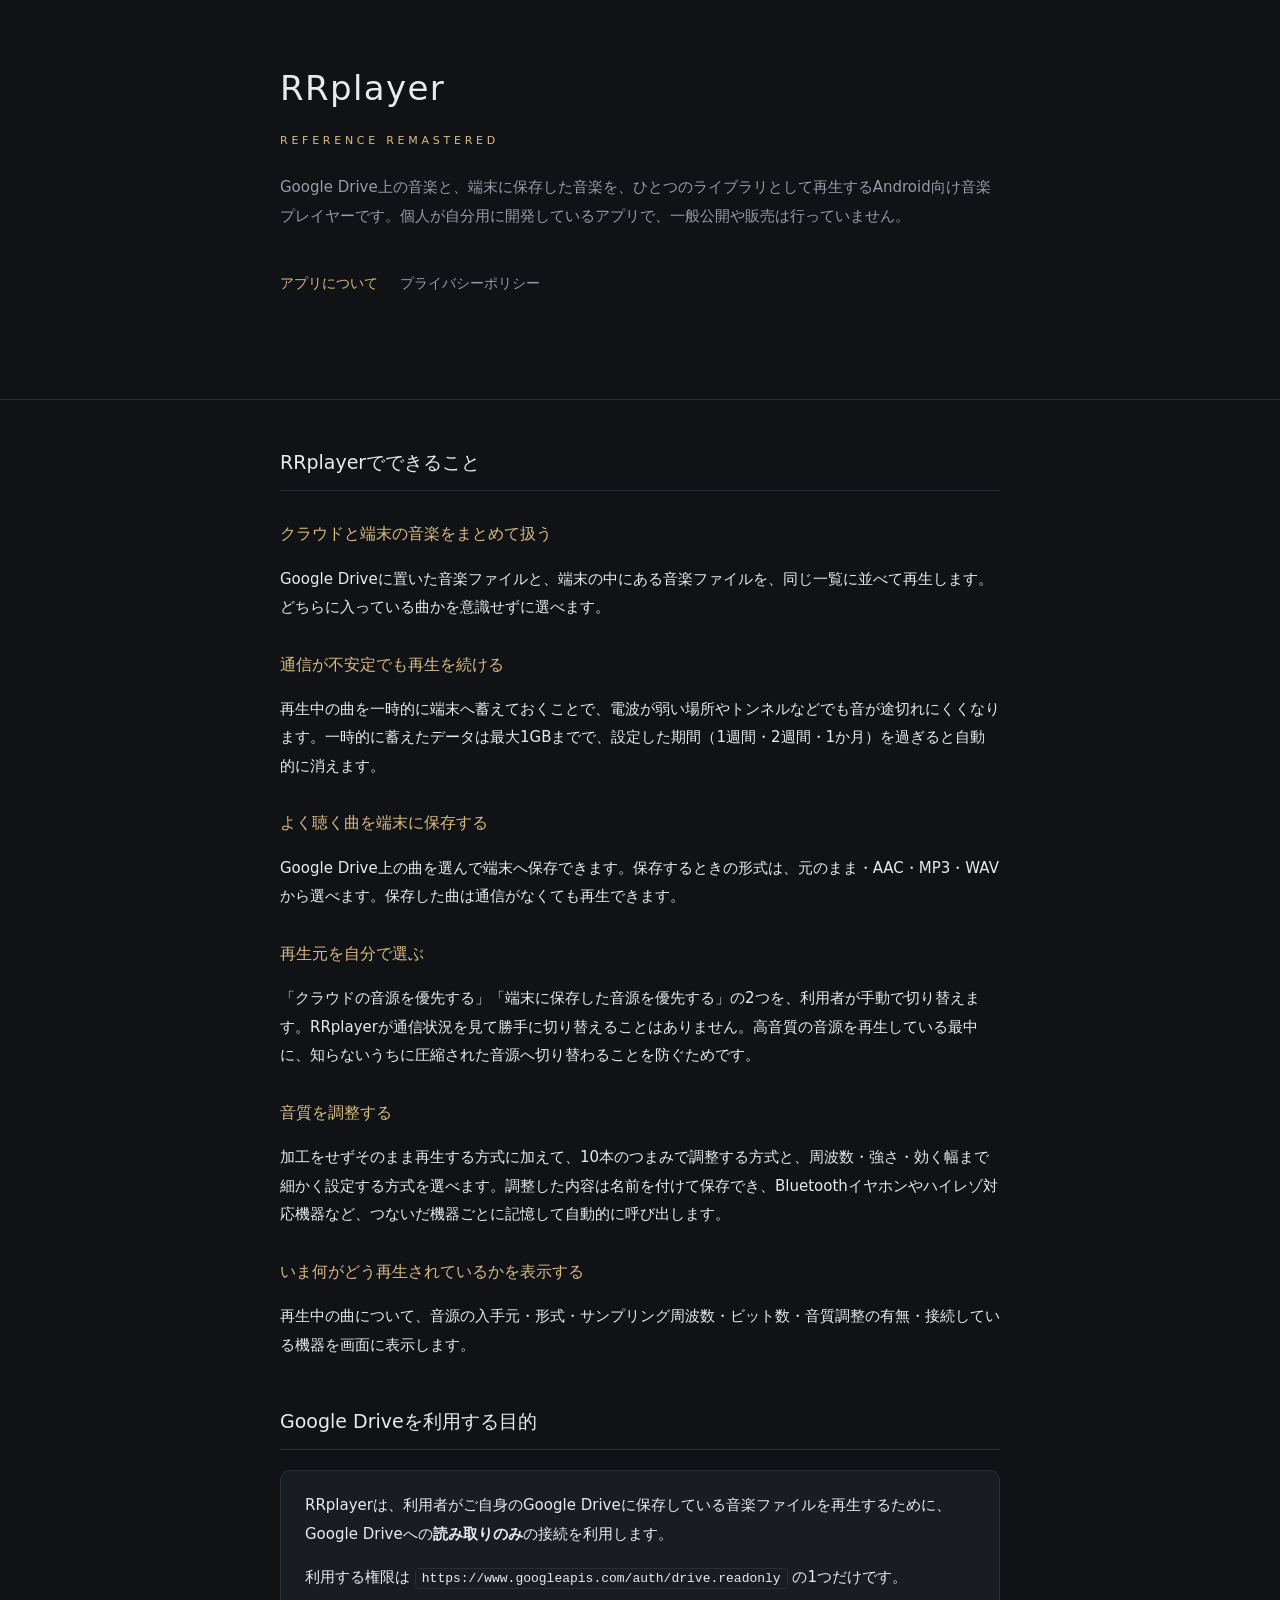
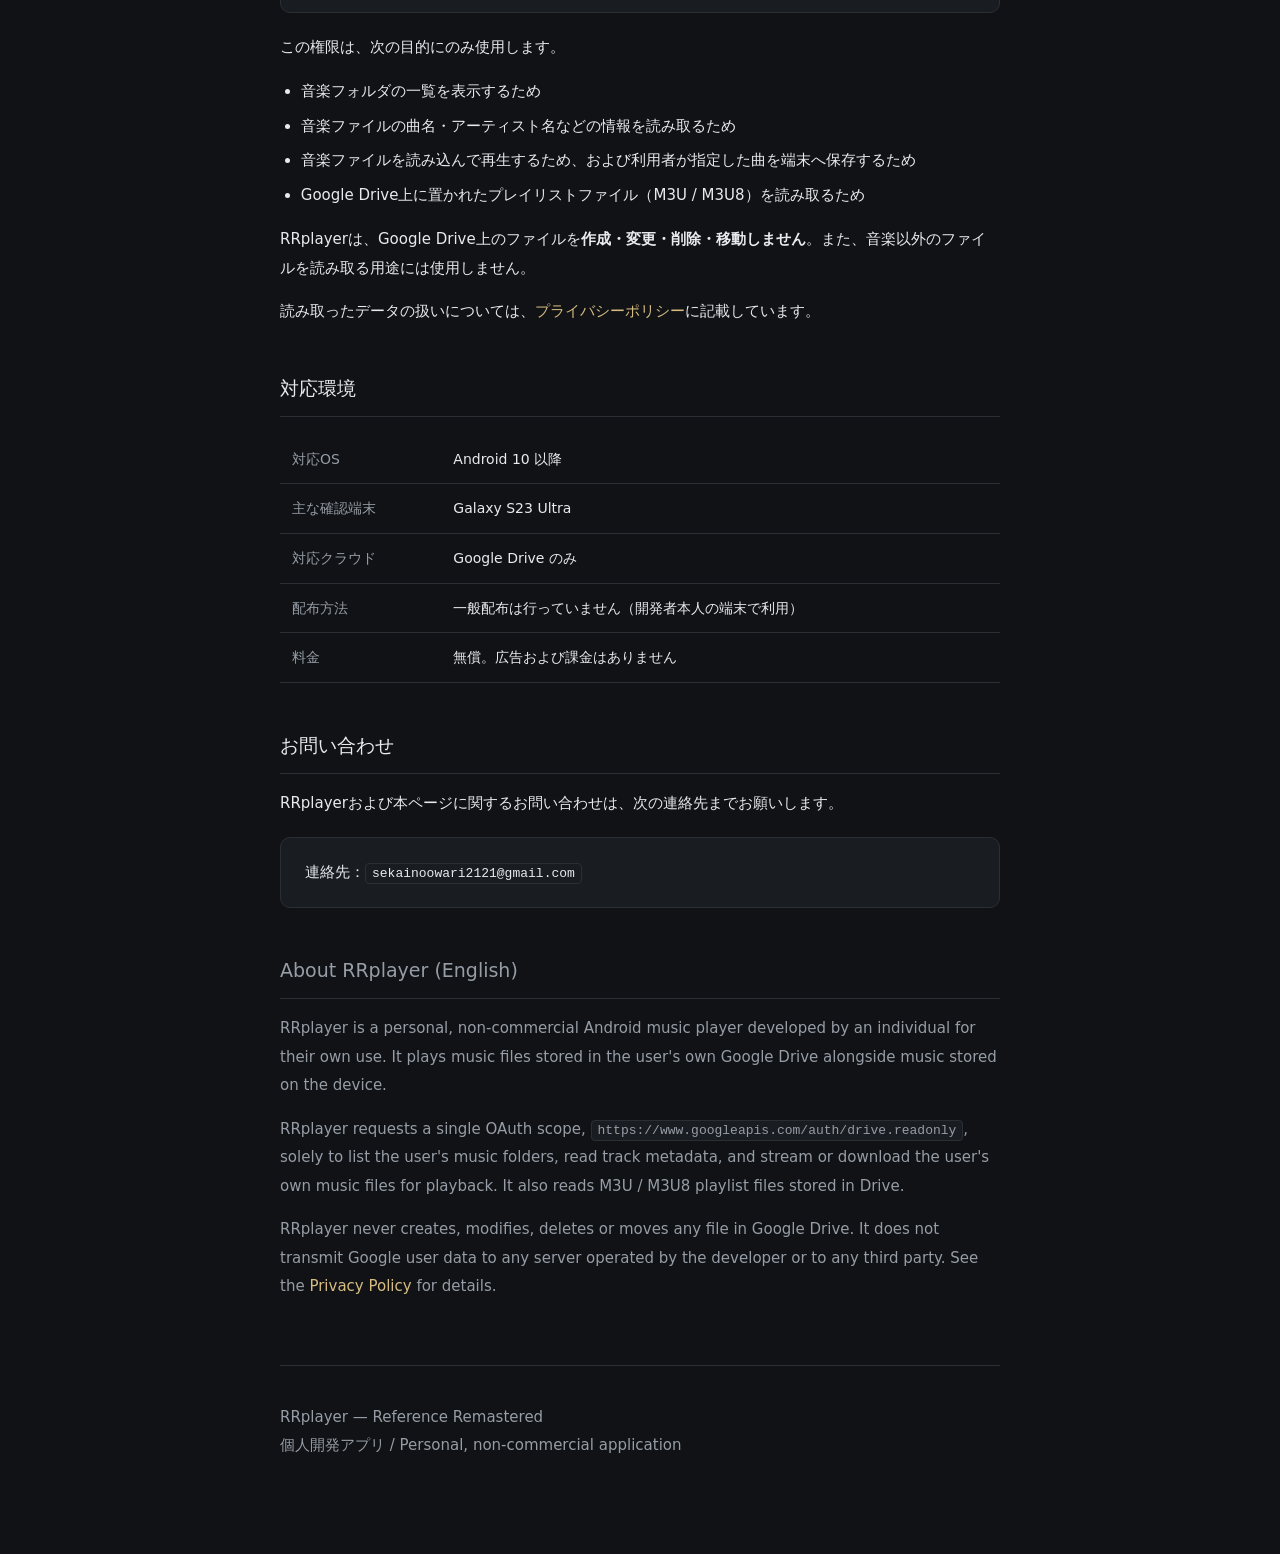
<file: index.html>
<!DOCTYPE html>
<html lang="ja">
<head>
<meta charset="utf-8">
<meta name="viewport" content="width=device-width, initial-scale=1">
<title>RRplayer — Google Drive対応 Android音楽プレイヤー</title>
<meta name="description" content="RRplayerは、Google Drive上の音楽ファイルと端末内の音楽を統合して再生する、個人開発のAndroid向け音楽プレイヤーです。">
<link rel="stylesheet" href="style.css">
</head>
<body>
<header>
  <div class="wrap">
    <div class="brand">
      <h1>RRplayer</h1>
      <p class="sub">Reference Remastered</p>
      <p class="lead">Google Drive上の音楽と、端末に保存した音楽を、ひとつのライブラリとして再生するAndroid向け音楽プレイヤーです。個人が自分用に開発しているアプリで、一般公開や販売は行っていません。</p>
    </div>
    <nav>
      <a href="index.html" aria-current="page">アプリについて</a>
      <a href="privacy.html">プライバシーポリシー</a>
    </nav>
  </div>
</header>

<div class="wrap">

<h2>RRplayerでできること</h2>

<h3>クラウドと端末の音楽をまとめて扱う</h3>
<p>Google Driveに置いた音楽ファイルと、端末の中にある音楽ファイルを、同じ一覧に並べて再生します。どちらに入っている曲かを意識せずに選べます。</p>

<h3>通信が不安定でも再生を続ける</h3>
<p>再生中の曲を一時的に端末へ蓄えておくことで、電波が弱い場所やトンネルなどでも音が途切れにくくなります。一時的に蓄えたデータは最大1GBまでで、設定した期間（1週間・2週間・1か月）を過ぎると自動的に消えます。</p>

<h3>よく聴く曲を端末に保存する</h3>
<p>Google Drive上の曲を選んで端末へ保存できます。保存するときの形式は、元のまま・AAC・MP3・WAVから選べます。保存した曲は通信がなくても再生できます。</p>

<h3>再生元を自分で選ぶ</h3>
<p>「クラウドの音源を優先する」「端末に保存した音源を優先する」の2つを、利用者が手動で切り替えます。RRplayerが通信状況を見て勝手に切り替えることはありません。高音質の音源を再生している最中に、知らないうちに圧縮された音源へ切り替わることを防ぐためです。</p>

<h3>音質を調整する</h3>
<p>加工をせずそのまま再生する方式に加えて、10本のつまみで調整する方式と、周波数・強さ・効く幅まで細かく設定する方式を選べます。調整した内容は名前を付けて保存でき、Bluetoothイヤホンやハイレゾ対応機器など、つないだ機器ごとに記憶して自動的に呼び出します。</p>

<h3>いま何がどう再生されているかを表示する</h3>
<p>再生中の曲について、音源の入手元・形式・サンプリング周波数・ビット数・音質調整の有無・接続している機器を画面に表示します。</p>

<h2>Google Driveを利用する目的</h2>

<div class="card">
<p>RRplayerは、利用者がご自身のGoogle Driveに保存している音楽ファイルを再生するために、Google Driveへの<strong>読み取りのみ</strong>の接続を利用します。</p>
<p>利用する権限は <code>https://www.googleapis.com/auth/drive.readonly</code> の1つだけです。</p>
</div>

<p>この権限は、次の目的にのみ使用します。</p>
<ul>
  <li>音楽フォルダの一覧を表示するため</li>
  <li>音楽ファイルの曲名・アーティスト名などの情報を読み取るため</li>
  <li>音楽ファイルを読み込んで再生するため、および利用者が指定した曲を端末へ保存するため</li>
  <li>Google Drive上に置かれたプレイリストファイル（M3U / M3U8）を読み取るため</li>
</ul>

<p>RRplayerは、Google Drive上のファイルを<strong>作成・変更・削除・移動しません</strong>。また、音楽以外のファイルを読み取る用途には使用しません。</p>

<p>読み取ったデータの扱いについては、<a href="privacy.html">プライバシーポリシー</a>に記載しています。</p>

<h2>対応環境</h2>

<table>
  <tr><th>対応OS</th><td>Android 10 以降</td></tr>
  <tr><th>主な確認端末</th><td>Galaxy S23 Ultra</td></tr>
  <tr><th>対応クラウド</th><td>Google Drive のみ</td></tr>
  <tr><th>配布方法</th><td>一般配布は行っていません（開発者本人の端末で利用）</td></tr>
  <tr><th>料金</th><td>無償。広告および課金はありません</td></tr>
</table>

<h2>お問い合わせ</h2>
<p>RRplayerおよび本ページに関するお問い合わせは、次の連絡先までお願いします。</p>
<div class="card">
<p>連絡先：<code>sekainoowari2121@gmail.com</code></p>
</div>

<div class="en">
<h2>About RRplayer (English)</h2>
<p>RRplayer is a personal, non-commercial Android music player developed by an individual for their own use. It plays music files stored in the user's own Google Drive alongside music stored on the device.</p>
<p>RRplayer requests a single OAuth scope, <code>https://www.googleapis.com/auth/drive.readonly</code>, solely to list the user's music folders, read track metadata, and stream or download the user's own music files for playback. It also reads M3U / M3U8 playlist files stored in Drive.</p>
<p>RRplayer never creates, modifies, deletes or moves any file in Google Drive. It does not transmit Google user data to any server operated by the developer or to any third party. See the <a href="privacy.html">Privacy Policy</a> for details.</p>
</div>

<footer>
  <p>RRplayer — Reference Remastered<br>個人開発アプリ / Personal, non-commercial application</p>
</footer>

</div>
</body>
</html>
</file>
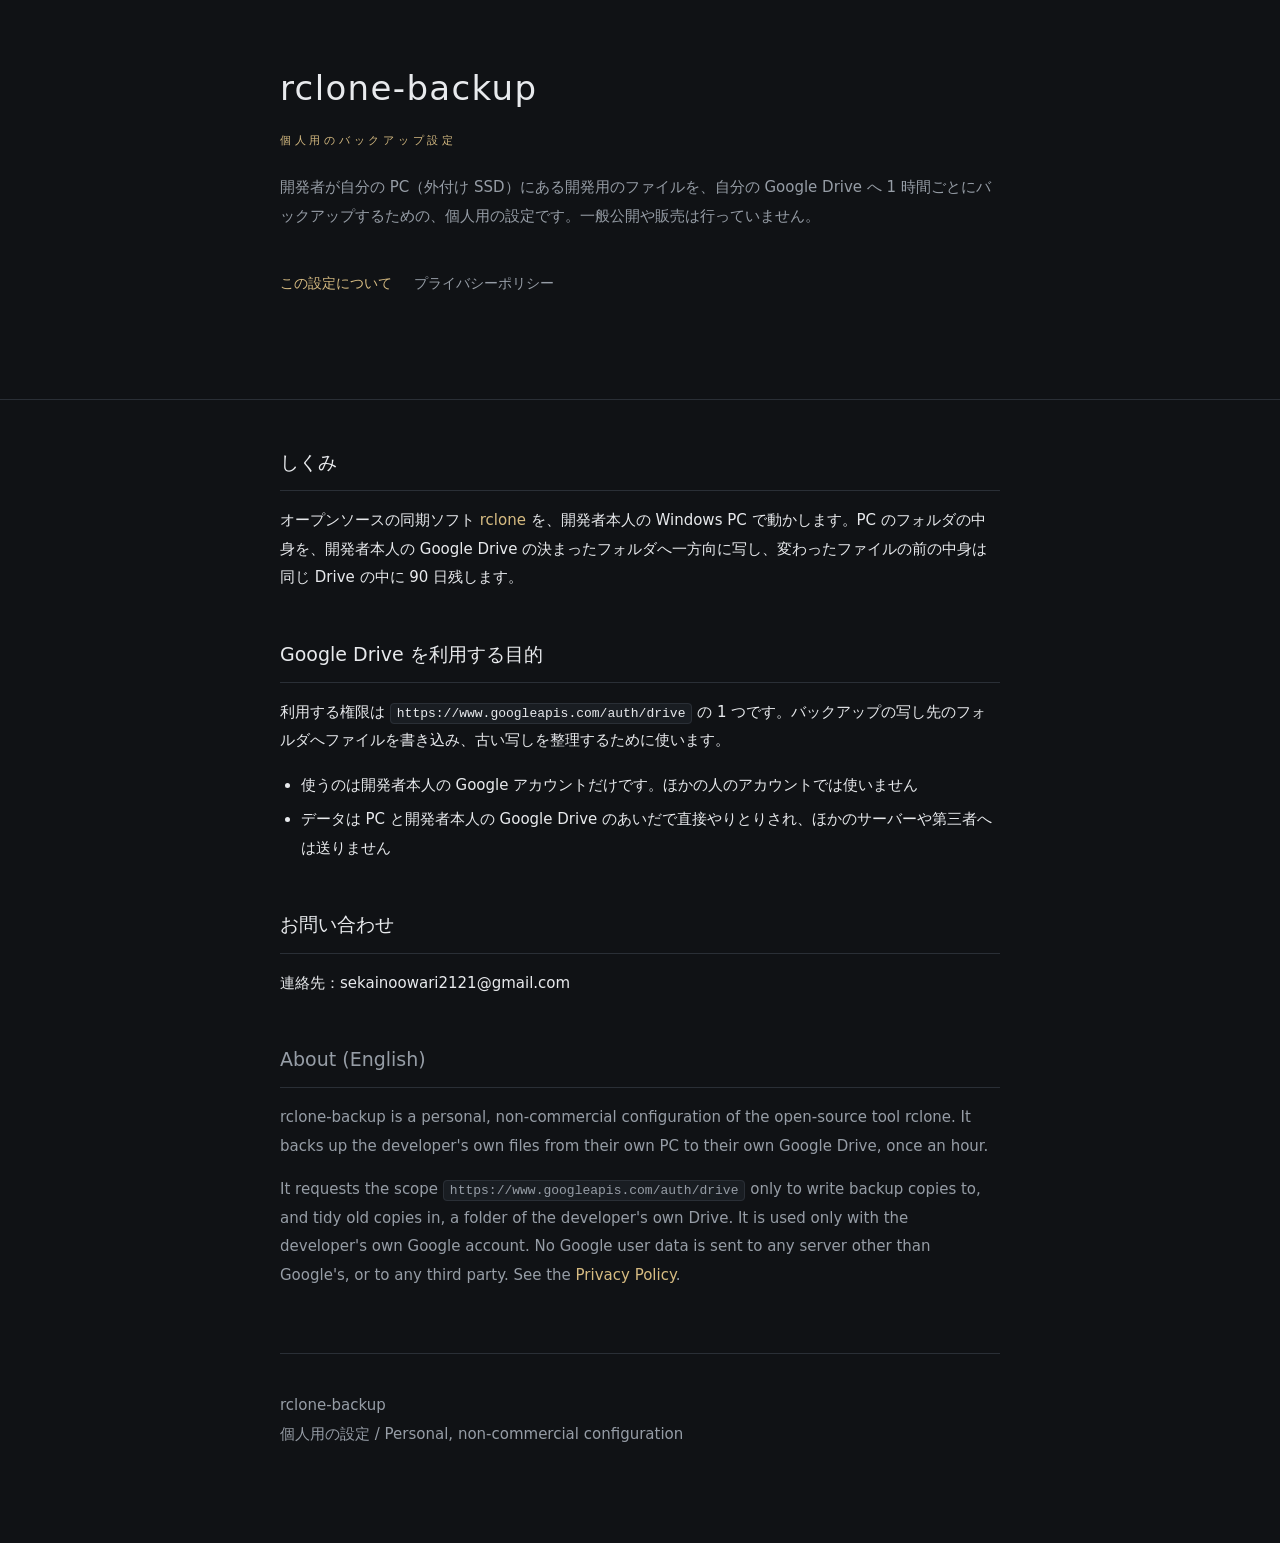
<file: rclone-backup/index.html>
<!DOCTYPE html>
<html lang="ja">
<head>
<meta charset="utf-8">
<meta name="viewport" content="width=device-width, initial-scale=1">
<title>rclone-backup — 個人用のバックアップ設定</title>
<meta name="description" content="rclone-backup は、開発者が自分の PC のファイルを自分の Google Drive へバックアップするための、個人用の rclone の設定です。">
<link rel="stylesheet" href="../style.css">
</head>
<body>
<header>
  <div class="wrap">
    <div class="brand">
      <h1>rclone-backup</h1>
      <p class="sub">個人用のバックアップ設定</p>
      <p class="lead">開発者が自分の PC（外付け SSD）にある開発用のファイルを、自分の Google Drive へ 1 時間ごとにバックアップするための、個人用の設定です。一般公開や販売は行っていません。</p>
    </div>
    <nav>
      <a href="index.html" aria-current="page">この設定について</a>
      <a href="privacy.html">プライバシーポリシー</a>
    </nav>
  </div>
</header>

<div class="wrap">

<h2>しくみ</h2>
<p>オープンソースの同期ソフト <a href="https://rclone.org/">rclone</a> を、開発者本人の Windows PC で動かします。PC のフォルダの中身を、開発者本人の Google Drive の決まったフォルダへ一方向に写し、変わったファイルの前の中身は同じ Drive の中に 90 日残します。</p>

<h2>Google Drive を利用する目的</h2>
<p>利用する権限は <code>https://www.googleapis.com/auth/drive</code> の 1 つです。バックアップの写し先のフォルダへファイルを書き込み、古い写しを整理するために使います。</p>
<ul>
  <li>使うのは開発者本人の Google アカウントだけです。ほかの人のアカウントでは使いません</li>
  <li>データは PC と開発者本人の Google Drive のあいだで直接やりとりされ、ほかのサーバーや第三者へは送りません</li>
</ul>

<h2>お問い合わせ</h2>
<p>連絡先：sekainoowari2121@gmail.com</p>

<div class="en">
<h2>About (English)</h2>
<p>rclone-backup is a personal, non-commercial configuration of the open-source tool rclone. It backs up the developer's own files from their own PC to their own Google Drive, once an hour.</p>
<p>It requests the scope <code>https://www.googleapis.com/auth/drive</code> only to write backup copies to, and tidy old copies in, a folder of the developer's own Drive. It is used only with the developer's own Google account. No Google user data is sent to any server other than Google's, or to any third party. See the <a href="privacy.html">Privacy Policy</a>.</p>
</div>

<footer>
  <p>rclone-backup<br>個人用の設定 / Personal, non-commercial configuration</p>
</footer>

</div>
</body>
</html>
</file>
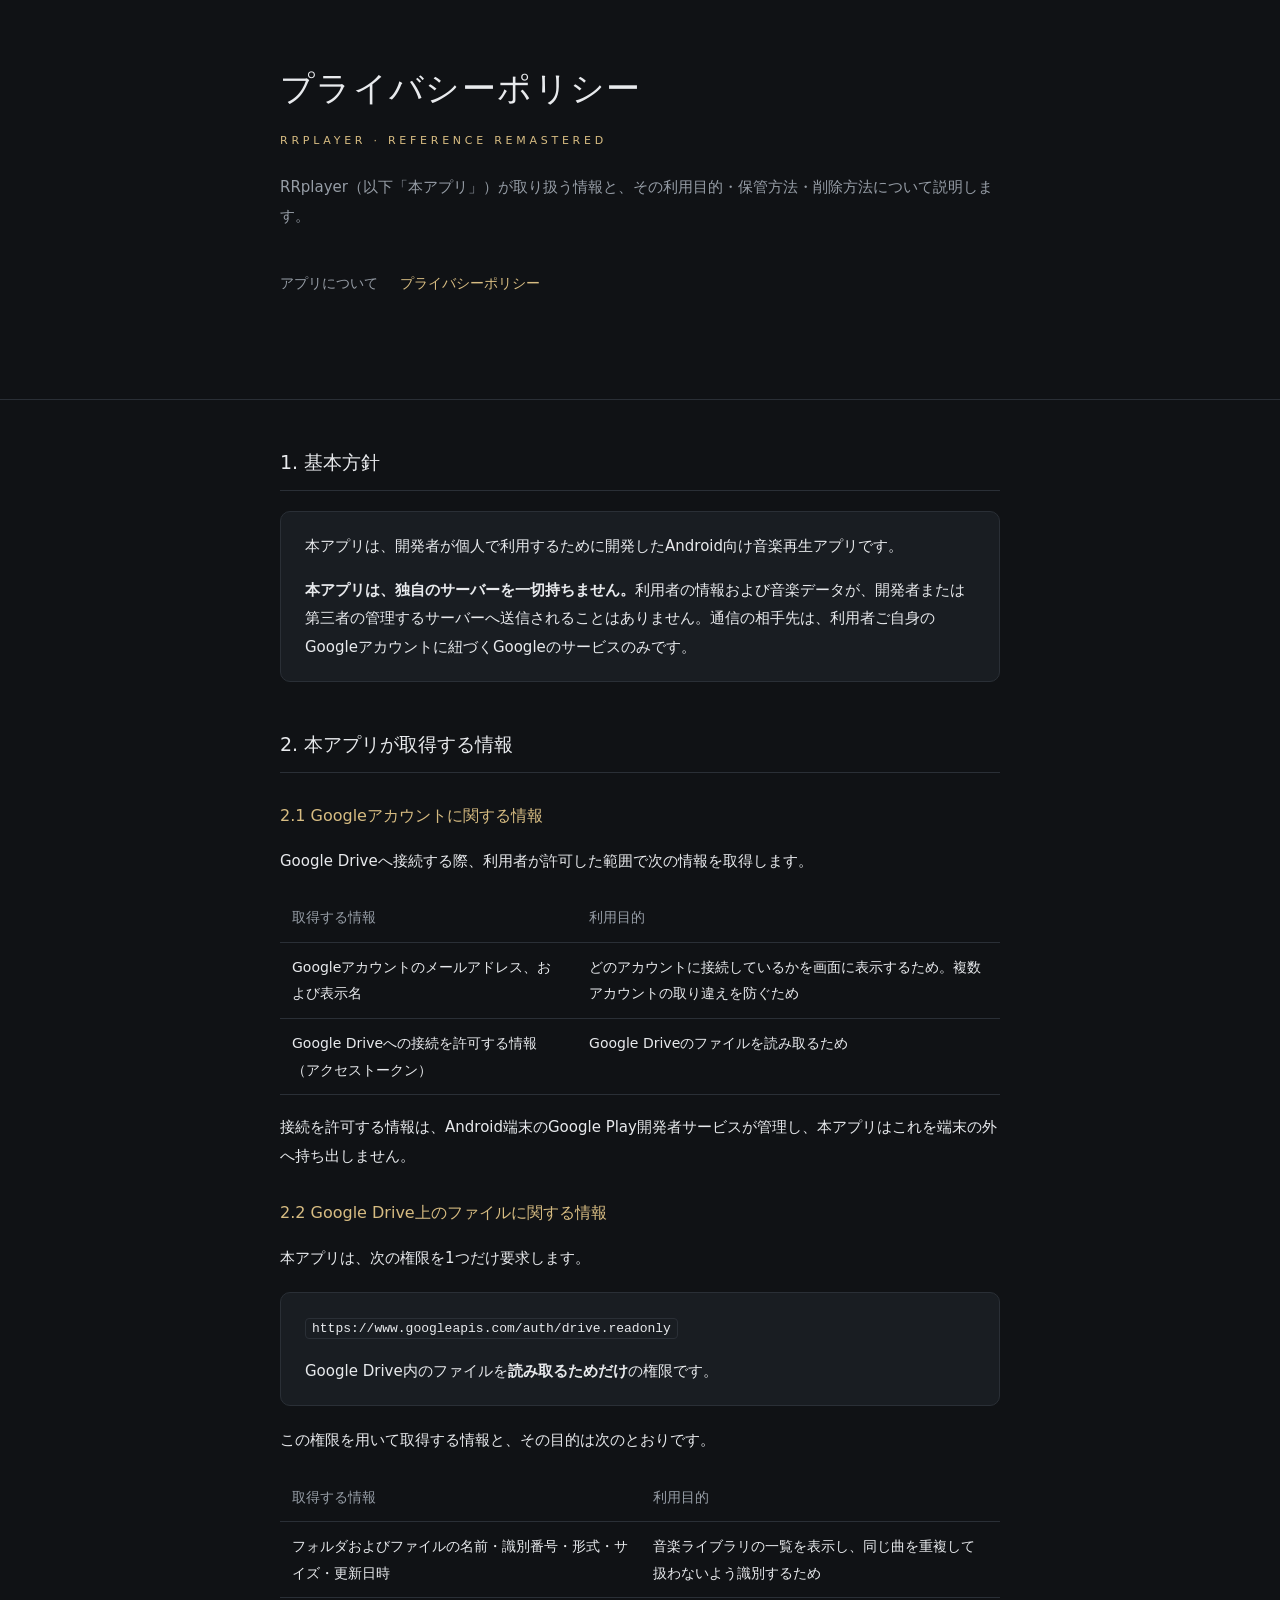
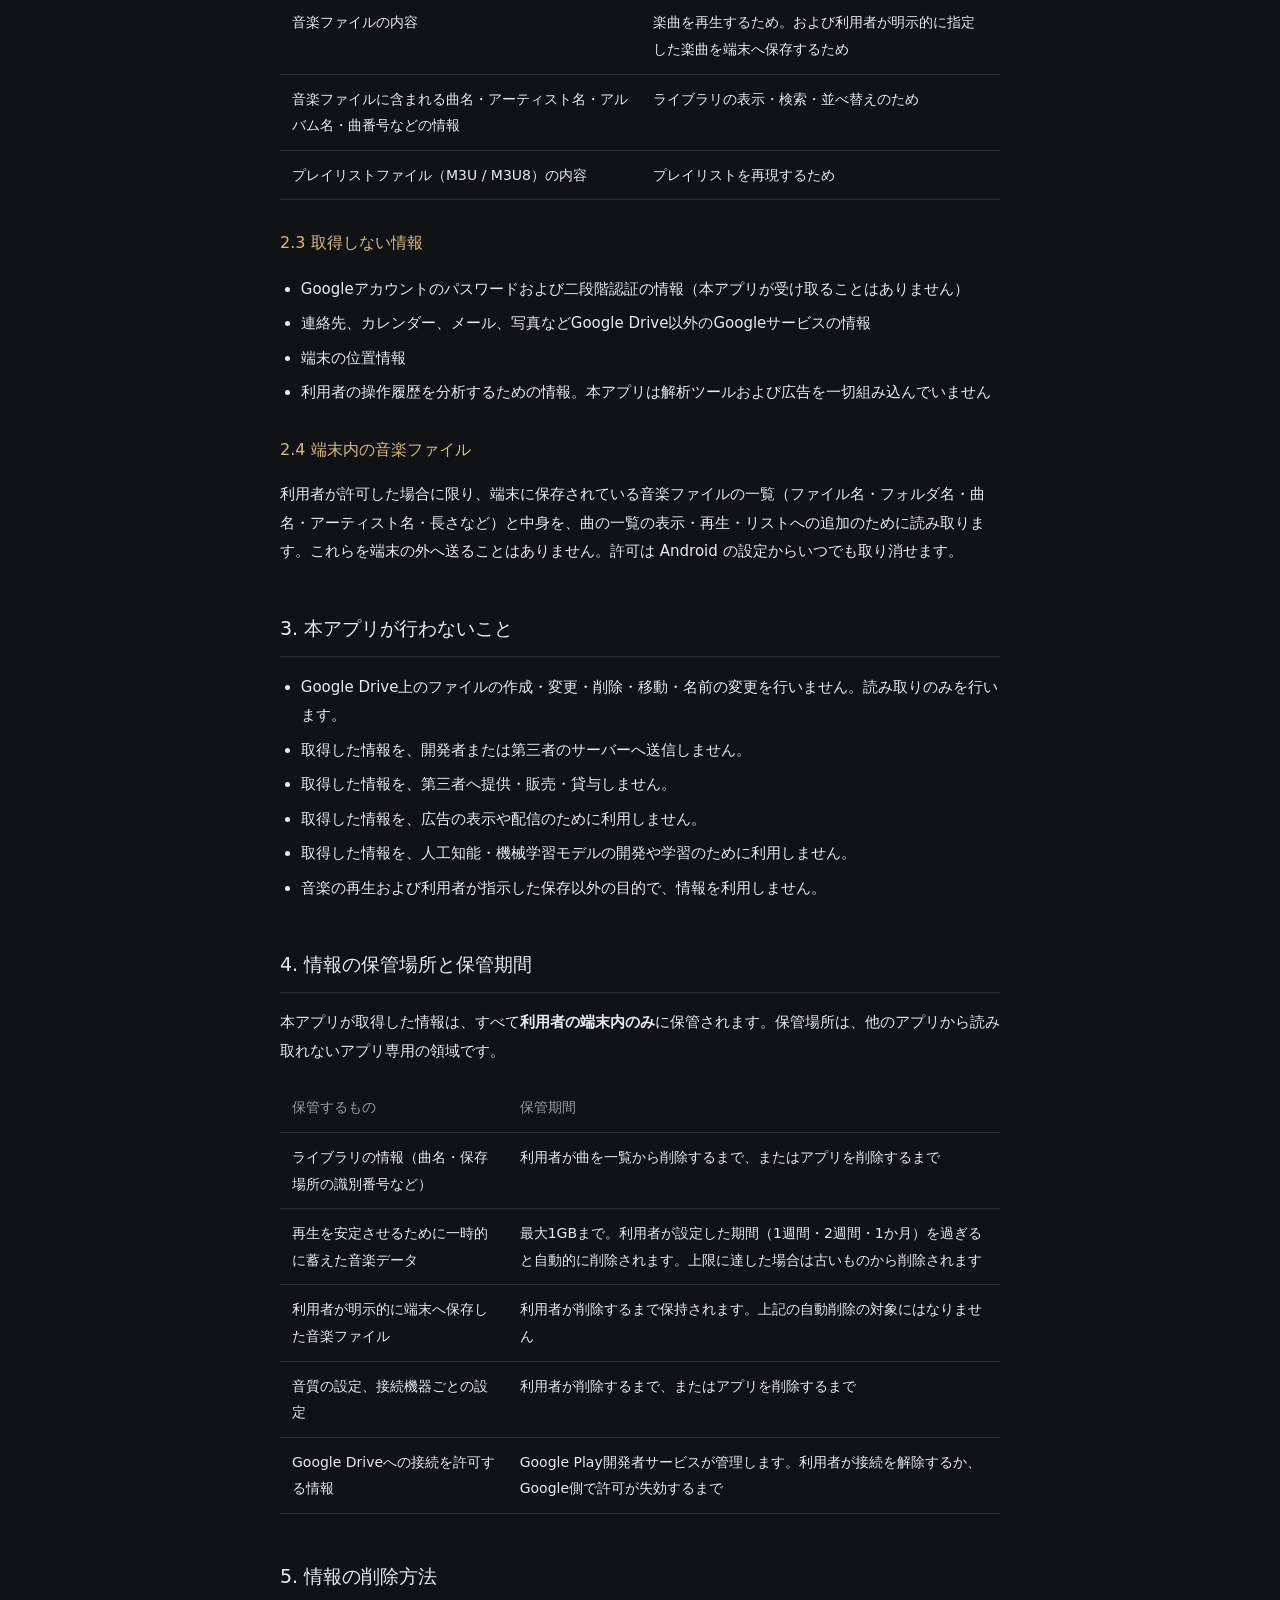
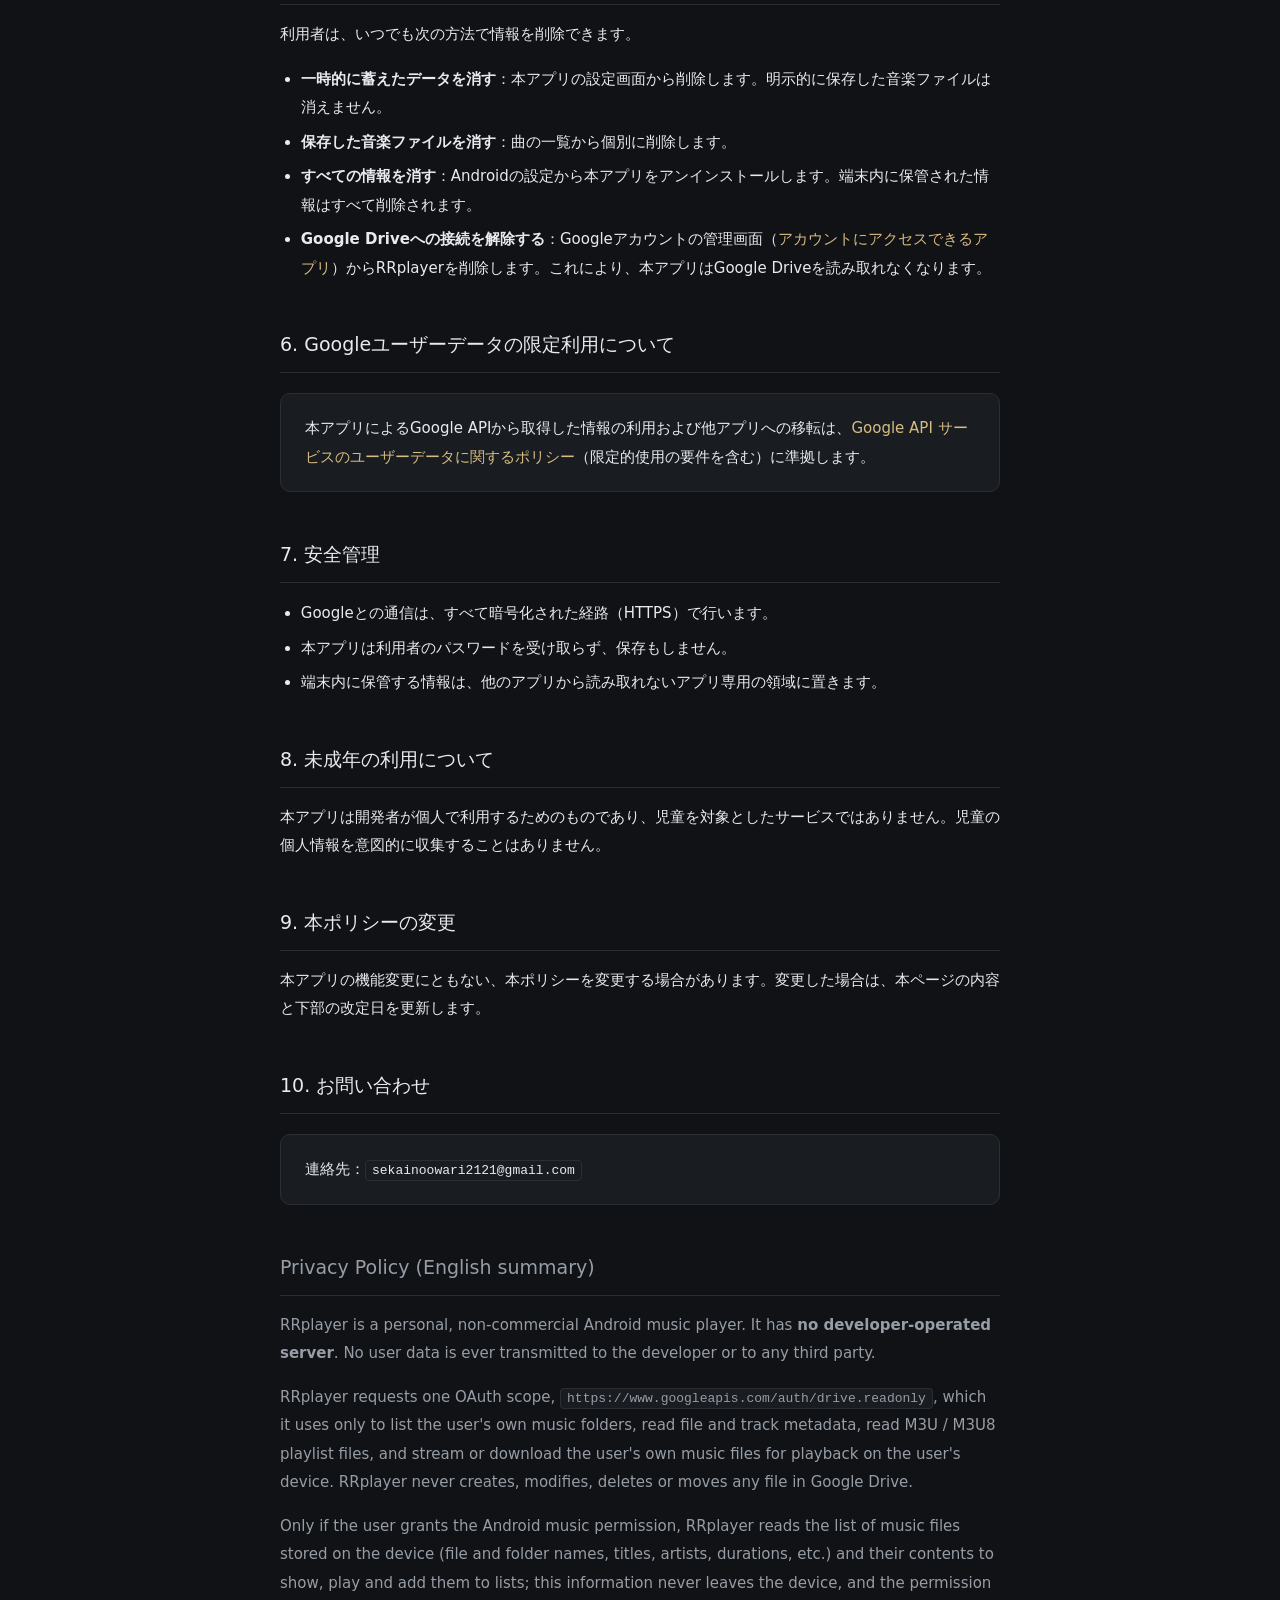
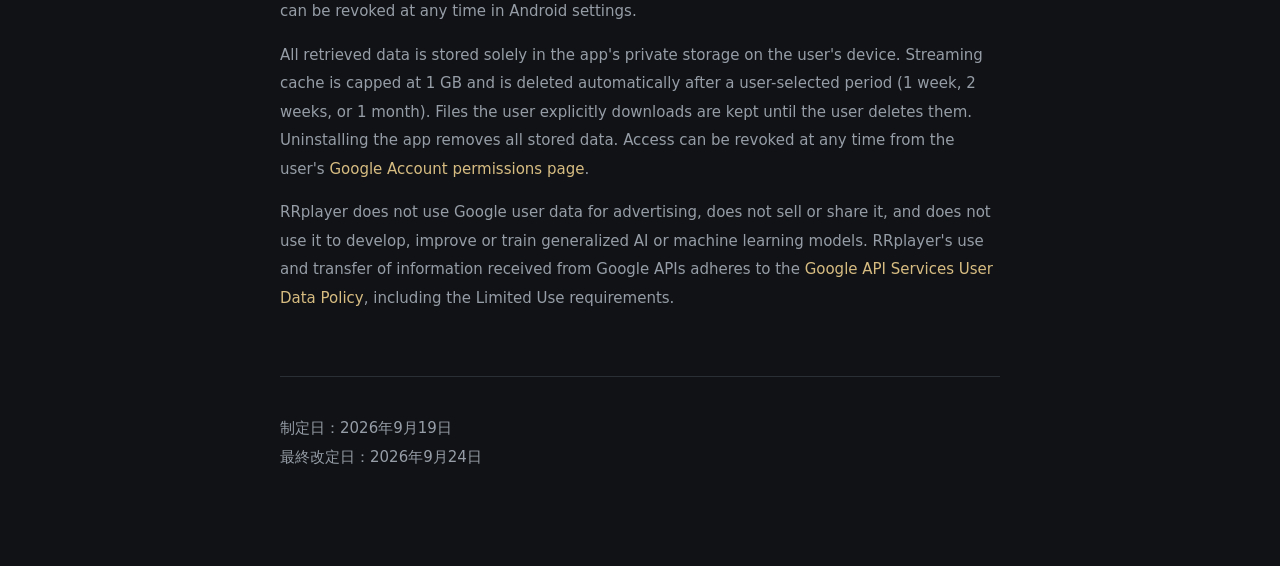
<file: privacy.html>
<!DOCTYPE html>
<html lang="ja">
<head>
<meta charset="utf-8">
<meta name="viewport" content="width=device-width, initial-scale=1">
<title>プライバシーポリシー — RRplayer</title>
<meta name="description" content="RRplayerがGoogle Driveから読み取る情報と、その取り扱いについて説明します。">
<link rel="stylesheet" href="style.css">
</head>
<body>
<header>
  <div class="wrap">
    <div class="brand">
      <h1>プライバシーポリシー</h1>
      <p class="sub">RRplayer &middot; Reference Remastered</p>
      <p class="lead">RRplayer（以下「本アプリ」）が取り扱う情報と、その利用目的・保管方法・削除方法について説明します。</p>
    </div>
    <nav>
      <a href="index.html">アプリについて</a>
      <a href="privacy.html" aria-current="page">プライバシーポリシー</a>
    </nav>
  </div>
</header>

<div class="wrap">

<h2>1. 基本方針</h2>

<div class="card">
<p>本アプリは、開発者が個人で利用するために開発したAndroid向け音楽再生アプリです。</p>
<p><strong>本アプリは、独自のサーバーを一切持ちません。</strong>利用者の情報および音楽データが、開発者または第三者の管理するサーバーへ送信されることはありません。通信の相手先は、利用者ご自身のGoogleアカウントに紐づくGoogleのサービスのみです。</p>
</div>

<h2>2. 本アプリが取得する情報</h2>

<h3>2.1 Googleアカウントに関する情報</h3>
<p>Google Driveへ接続する際、利用者が許可した範囲で次の情報を取得します。</p>
<table>
  <tr><th>取得する情報</th><th>利用目的</th></tr>
  <tr><td>Googleアカウントのメールアドレス、および表示名</td><td>どのアカウントに接続しているかを画面に表示するため。複数アカウントの取り違えを防ぐため</td></tr>
  <tr><td>Google Driveへの接続を許可する情報（アクセストークン）</td><td>Google Driveのファイルを読み取るため</td></tr>
</table>
<p>接続を許可する情報は、Android端末のGoogle Play開発者サービスが管理し、本アプリはこれを端末の外へ持ち出しません。</p>

<h3>2.2 Google Drive上のファイルに関する情報</h3>
<p>本アプリは、次の権限を1つだけ要求します。</p>
<div class="card">
<p><code>https://www.googleapis.com/auth/drive.readonly</code></p>
<p>Google Drive内のファイルを<strong>読み取るためだけ</strong>の権限です。</p>
</div>

<p>この権限を用いて取得する情報と、その目的は次のとおりです。</p>

<table>
  <tr><th>取得する情報</th><th>利用目的</th></tr>
  <tr><td>フォルダおよびファイルの名前・識別番号・形式・サイズ・更新日時</td><td>音楽ライブラリの一覧を表示し、同じ曲を重複して扱わないよう識別するため</td></tr>
  <tr><td>音楽ファイルの内容</td><td>楽曲を再生するため。および利用者が明示的に指定した楽曲を端末へ保存するため</td></tr>
  <tr><td>音楽ファイルに含まれる曲名・アーティスト名・アルバム名・曲番号などの情報</td><td>ライブラリの表示・検索・並べ替えのため</td></tr>
  <tr><td>プレイリストファイル（M3U / M3U8）の内容</td><td>プレイリストを再現するため</td></tr>
</table>

<h3>2.3 取得しない情報</h3>
<ul>
  <li>Googleアカウントのパスワードおよび二段階認証の情報（本アプリが受け取ることはありません）</li>
  <li>連絡先、カレンダー、メール、写真などGoogle Drive以外のGoogleサービスの情報</li>
  <li>端末の位置情報</li>
  <li>利用者の操作履歴を分析するための情報。本アプリは解析ツールおよび広告を一切組み込んでいません</li>
</ul>

<h3>2.4 端末内の音楽ファイル</h3>
<p>利用者が許可した場合に限り、端末に保存されている音楽ファイルの一覧（ファイル名・フォルダ名・曲名・アーティスト名・長さなど）と中身を、曲の一覧の表示・再生・リストへの追加のために読み取ります。これらを端末の外へ送ることはありません。許可は Android の設定からいつでも取り消せます。</p>

<h2>3. 本アプリが行わないこと</h2>
<ul>
  <li>Google Drive上のファイルの作成・変更・削除・移動・名前の変更を行いません。読み取りのみを行います。</li>
  <li>取得した情報を、開発者または第三者のサーバーへ送信しません。</li>
  <li>取得した情報を、第三者へ提供・販売・貸与しません。</li>
  <li>取得した情報を、広告の表示や配信のために利用しません。</li>
  <li>取得した情報を、人工知能・機械学習モデルの開発や学習のために利用しません。</li>
  <li>音楽の再生および利用者が指示した保存以外の目的で、情報を利用しません。</li>
</ul>

<h2>4. 情報の保管場所と保管期間</h2>

<p>本アプリが取得した情報は、すべて<strong>利用者の端末内のみ</strong>に保管されます。保管場所は、他のアプリから読み取れないアプリ専用の領域です。</p>

<table>
  <tr><th>保管するもの</th><th>保管期間</th></tr>
  <tr><td>ライブラリの情報（曲名・保存場所の識別番号など）</td><td>利用者が曲を一覧から削除するまで、またはアプリを削除するまで</td></tr>
  <tr><td>再生を安定させるために一時的に蓄えた音楽データ</td><td>最大1GBまで。利用者が設定した期間（1週間・2週間・1か月）を過ぎると自動的に削除されます。上限に達した場合は古いものから削除されます</td></tr>
  <tr><td>利用者が明示的に端末へ保存した音楽ファイル</td><td>利用者が削除するまで保持されます。上記の自動削除の対象にはなりません</td></tr>
  <tr><td>音質の設定、接続機器ごとの設定</td><td>利用者が削除するまで、またはアプリを削除するまで</td></tr>
  <tr><td>Google Driveへの接続を許可する情報</td><td>Google Play開発者サービスが管理します。利用者が接続を解除するか、Google側で許可が失効するまで</td></tr>
</table>

<h2>5. 情報の削除方法</h2>

<p>利用者は、いつでも次の方法で情報を削除できます。</p>

<ul>
  <li><strong>一時的に蓄えたデータを消す</strong>：本アプリの設定画面から削除します。明示的に保存した音楽ファイルは消えません。</li>
  <li><strong>保存した音楽ファイルを消す</strong>：曲の一覧から個別に削除します。</li>
  <li><strong>すべての情報を消す</strong>：Androidの設定から本アプリをアンインストールします。端末内に保管された情報はすべて削除されます。</li>
  <li><strong>Google Driveへの接続を解除する</strong>：Googleアカウントの管理画面（<a href="https://myaccount.google.com/permissions" target="_blank" rel="noopener">アカウントにアクセスできるアプリ</a>）からRRplayerを削除します。これにより、本アプリはGoogle Driveを読み取れなくなります。</li>
</ul>

<h2>6. Googleユーザーデータの限定利用について</h2>

<div class="card">
<p>本アプリによるGoogle APIから取得した情報の利用および他アプリへの移転は、<a href="https://developers.google.com/terms/api-services-user-data-policy" target="_blank" rel="noopener">Google API サービスのユーザーデータに関するポリシー</a>（限定的使用の要件を含む）に準拠します。</p>
</div>

<h2>7. 安全管理</h2>
<ul>
  <li>Googleとの通信は、すべて暗号化された経路（HTTPS）で行います。</li>
  <li>本アプリは利用者のパスワードを受け取らず、保存もしません。</li>
  <li>端末内に保管する情報は、他のアプリから読み取れないアプリ専用の領域に置きます。</li>
</ul>

<h2>8. 未成年の利用について</h2>
<p>本アプリは開発者が個人で利用するためのものであり、児童を対象としたサービスではありません。児童の個人情報を意図的に収集することはありません。</p>

<h2>9. 本ポリシーの変更</h2>
<p>本アプリの機能変更にともない、本ポリシーを変更する場合があります。変更した場合は、本ページの内容と下部の改定日を更新します。</p>

<h2>10. お問い合わせ</h2>
<div class="card">
<p>連絡先：<code>sekainoowari2121@gmail.com</code></p>
</div>

<div class="en">
<h2>Privacy Policy (English summary)</h2>
<p>RRplayer is a personal, non-commercial Android music player. It has <strong>no developer-operated server</strong>. No user data is ever transmitted to the developer or to any third party.</p>
<p>RRplayer requests one OAuth scope, <code>https://www.googleapis.com/auth/drive.readonly</code>, which it uses only to list the user's own music folders, read file and track metadata, read M3U / M3U8 playlist files, and stream or download the user's own music files for playback on the user's device. RRplayer never creates, modifies, deletes or moves any file in Google Drive.</p>
<p>Only if the user grants the Android music permission, RRplayer reads the list of music files stored on the device (file and folder names, titles, artists, durations, etc.) and their contents to show, play and add them to lists; this information never leaves the device, and the permission can be revoked at any time in Android settings.</p>
<p>All retrieved data is stored solely in the app's private storage on the user's device. Streaming cache is capped at 1&nbsp;GB and is deleted automatically after a user-selected period (1 week, 2 weeks, or 1 month). Files the user explicitly downloads are kept until the user deletes them. Uninstalling the app removes all stored data. Access can be revoked at any time from the user's <a href="https://myaccount.google.com/permissions" target="_blank" rel="noopener">Google Account permissions page</a>.</p>
<p>RRplayer does not use Google user data for advertising, does not sell or share it, and does not use it to develop, improve or train generalized AI or machine learning models. RRplayer's use and transfer of information received from Google APIs adheres to the <a href="https://developers.google.com/terms/api-services-user-data-policy" target="_blank" rel="noopener">Google API Services User Data Policy</a>, including the Limited Use requirements.</p>
</div>

<footer>
  <p>制定日：2026年9月19日<br>最終改定日：2026年9月24日</p>
</footer>

</div>
</body>
</html>
</file>
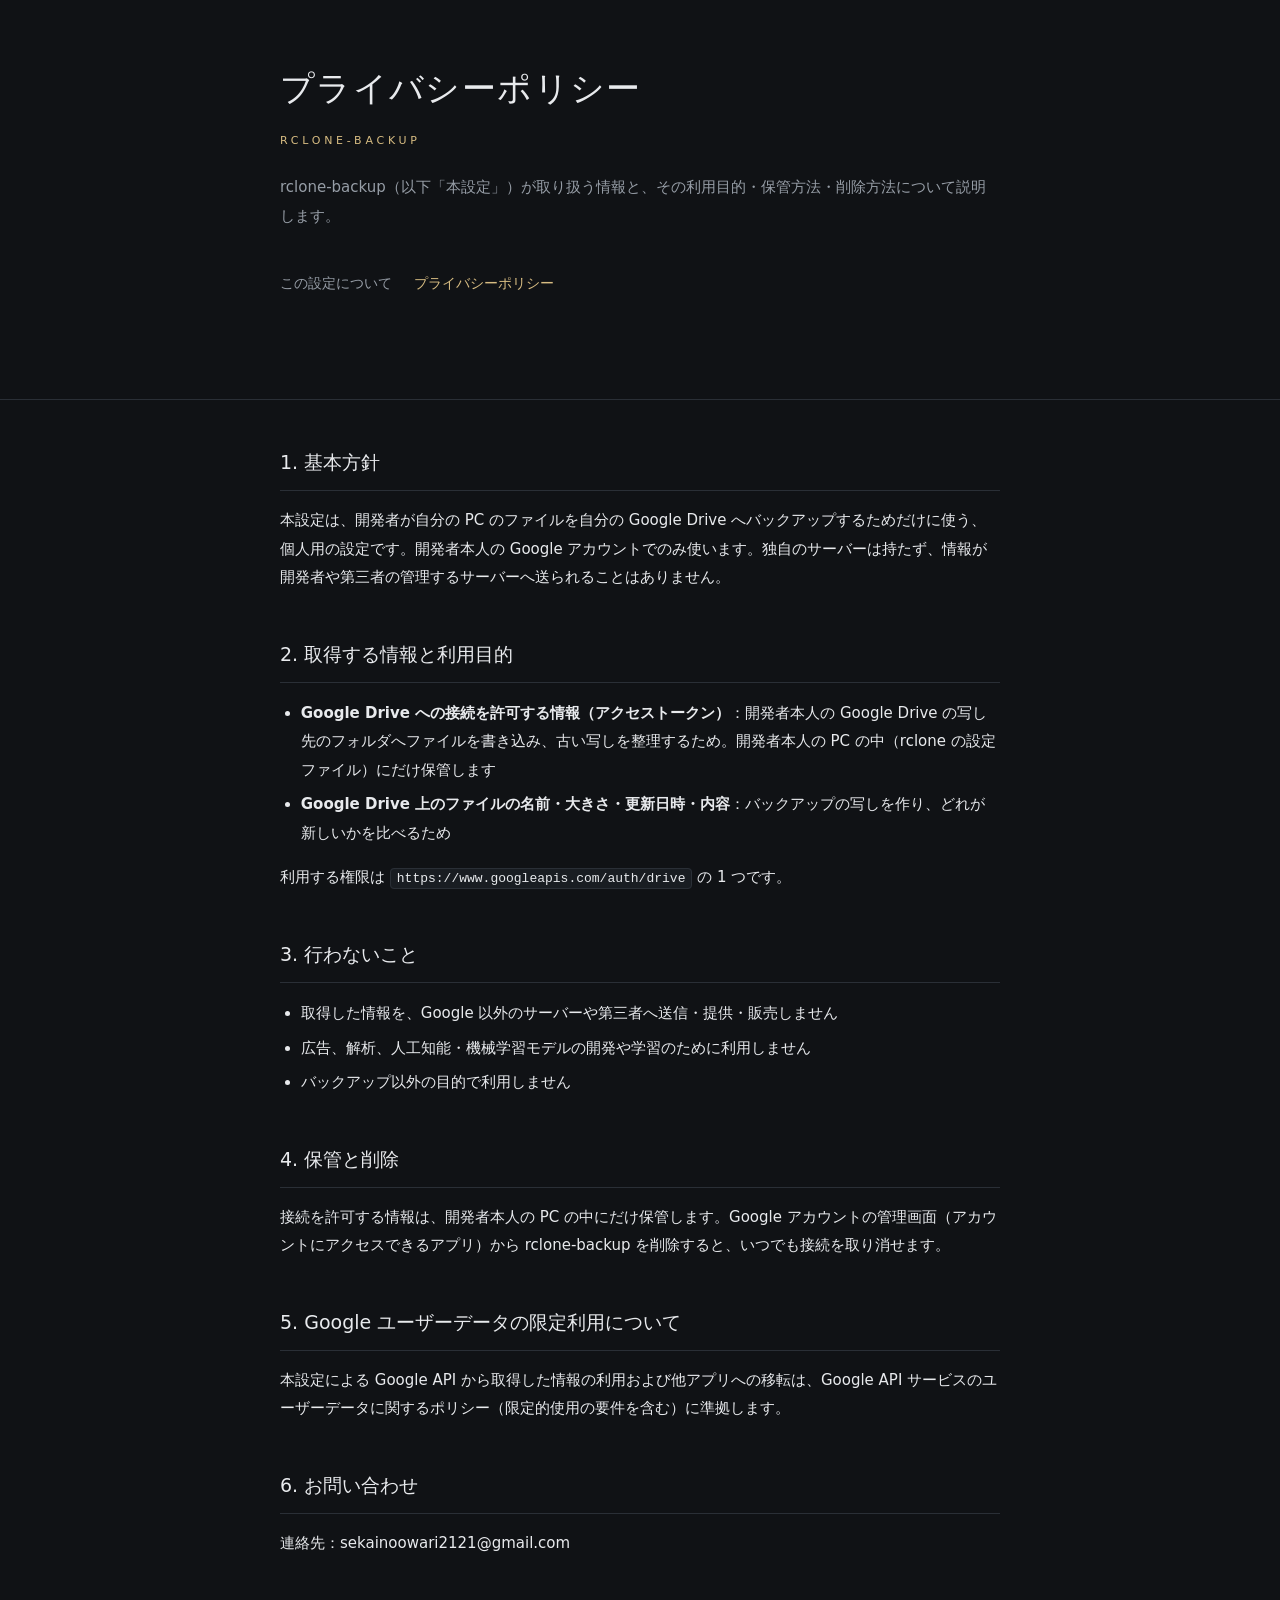
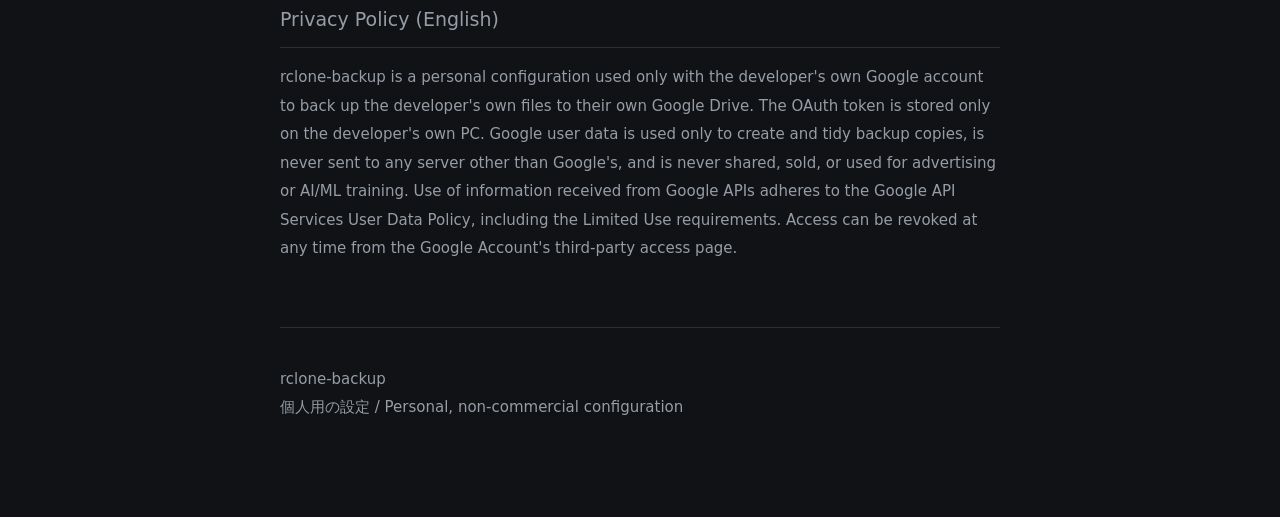
<file: rclone-backup/privacy.html>
<!DOCTYPE html>
<html lang="ja">
<head>
<meta charset="utf-8">
<meta name="viewport" content="width=device-width, initial-scale=1">
<title>プライバシーポリシー — rclone-backup</title>
<link rel="stylesheet" href="../style.css">
</head>
<body>
<header>
  <div class="wrap">
    <div class="brand">
      <h1>プライバシーポリシー</h1>
      <p class="sub">rclone-backup</p>
      <p class="lead">rclone-backup（以下「本設定」）が取り扱う情報と、その利用目的・保管方法・削除方法について説明します。</p>
    </div>
    <nav>
      <a href="index.html">この設定について</a>
      <a href="privacy.html" aria-current="page">プライバシーポリシー</a>
    </nav>
  </div>
</header>

<div class="wrap">

<h2>1. 基本方針</h2>
<p>本設定は、開発者が自分の PC のファイルを自分の Google Drive へバックアップするためだけに使う、個人用の設定です。開発者本人の Google アカウントでのみ使います。独自のサーバーは持たず、情報が開発者や第三者の管理するサーバーへ送られることはありません。</p>

<h2>2. 取得する情報と利用目的</h2>
<ul>
  <li><strong>Google Drive への接続を許可する情報（アクセストークン）</strong>：開発者本人の Google Drive の写し先のフォルダへファイルを書き込み、古い写しを整理するため。開発者本人の PC の中（rclone の設定ファイル）にだけ保管します</li>
  <li><strong>Google Drive 上のファイルの名前・大きさ・更新日時・内容</strong>：バックアップの写しを作り、どれが新しいかを比べるため</li>
</ul>
<p>利用する権限は <code>https://www.googleapis.com/auth/drive</code> の 1 つです。</p>

<h2>3. 行わないこと</h2>
<ul>
  <li>取得した情報を、Google 以外のサーバーや第三者へ送信・提供・販売しません</li>
  <li>広告、解析、人工知能・機械学習モデルの開発や学習のために利用しません</li>
  <li>バックアップ以外の目的で利用しません</li>
</ul>

<h2>4. 保管と削除</h2>
<p>接続を許可する情報は、開発者本人の PC の中にだけ保管します。Google アカウントの管理画面（アカウントにアクセスできるアプリ）から rclone-backup を削除すると、いつでも接続を取り消せます。</p>

<h2>5. Google ユーザーデータの限定利用について</h2>
<p>本設定による Google API から取得した情報の利用および他アプリへの移転は、Google API サービスのユーザーデータに関するポリシー（限定的使用の要件を含む）に準拠します。</p>

<h2>6. お問い合わせ</h2>
<p>連絡先：sekainoowari2121@gmail.com</p>

<div class="en">
<h2>Privacy Policy (English)</h2>
<p>rclone-backup is a personal configuration used only with the developer's own Google account to back up the developer's own files to their own Google Drive. The OAuth token is stored only on the developer's own PC. Google user data is used only to create and tidy backup copies, is never sent to any server other than Google's, and is never shared, sold, or used for advertising or AI/ML training. Use of information received from Google APIs adheres to the Google API Services User Data Policy, including the Limited Use requirements. Access can be revoked at any time from the Google Account's third-party access page.</p>
</div>

<footer>
  <p>rclone-backup<br>個人用の設定 / Personal, non-commercial configuration</p>
</footer>

</div>
</body>
</html>
</file>
<file: style.css>
:root {
  --bg: #101215;
  --surface: #191d22;
  --text: #e8eaed;
  --muted: #969da6;
  --gold: #d7bc82;
  --line: #2a2f36;
}
* { box-sizing: border-box; }
html { -webkit-text-size-adjust: 100%; }
body {
  margin: 0;
  background: var(--bg);
  color: var(--text);
  font-family: "Hiragino Sans", "Noto Sans JP", "Yu Gothic", Meiryo, system-ui, sans-serif;
  line-height: 1.9;
  font-size: 16px;
}
.wrap { max-width: 760px; margin: 0 auto; padding: 0 20px 80px; }
header { border-bottom: 1px solid var(--line); margin-bottom: 44px; }
.brand { padding: 56px 0 40px; }
.brand h1 {
  margin: 0;
  font-size: 34px;
  font-weight: 500;
  letter-spacing: 0.04em;
}
.brand .sub {
  margin: 10px 0 0;
  color: var(--gold);
  font-size: 11px;
  letter-spacing: 0.34em;
  text-transform: uppercase;
}
.brand .lead { margin: 22px 0 0; color: var(--muted); font-size: 15px; }
nav { padding-bottom: 22px; display: flex; gap: 22px; flex-wrap: wrap; }
nav a { color: var(--muted); font-size: 14px; }
nav a[aria-current] { color: var(--gold); }
h2 {
  margin: 44px 0 14px;
  font-size: 19px;
  font-weight: 500;
  padding-bottom: 10px;
  border-bottom: 1px solid var(--line);
}
h3 { margin: 28px 0 8px; font-size: 16px; font-weight: 500; color: var(--gold); }
p, li { font-size: 15px; }
a { color: var(--gold); text-decoration: none; }
a:hover { text-decoration: underline; }
ul { padding-left: 1.3em; }
li { margin: 6px 0; }
.card {
  background: var(--surface);
  border: 1px solid var(--line);
  border-radius: 10px;
  padding: 20px 24px;
  margin: 20px 0;
}
.card p:first-child { margin-top: 0; }
.card p:last-child { margin-bottom: 0; }
table { width: 100%; border-collapse: collapse; margin: 18px 0; font-size: 14px; }
th, td { text-align: left; padding: 11px 12px; border-bottom: 1px solid var(--line); vertical-align: top; }
th { color: var(--muted); font-weight: 500; white-space: nowrap; }
code {
  background: var(--surface);
  border: 1px solid var(--line);
  border-radius: 4px;
  padding: 2px 6px;
  font-size: 13px;
  font-family: ui-monospace, "SF Mono", Consolas, monospace;
  word-break: break-all;
}
.en { color: var(--muted); font-size: 14px; }
.en h2 { color: var(--muted); }
footer {
  margin-top: 64px;
  padding-top: 22px;
  border-top: 1px solid var(--line);
  color: var(--muted);
  font-size: 13px;
}
@media (max-width: 560px) {
  .brand { padding: 40px 0 30px; }
  .brand h1 { font-size: 27px; }
  .wrap { padding: 0 16px 60px; }
}
</file>
